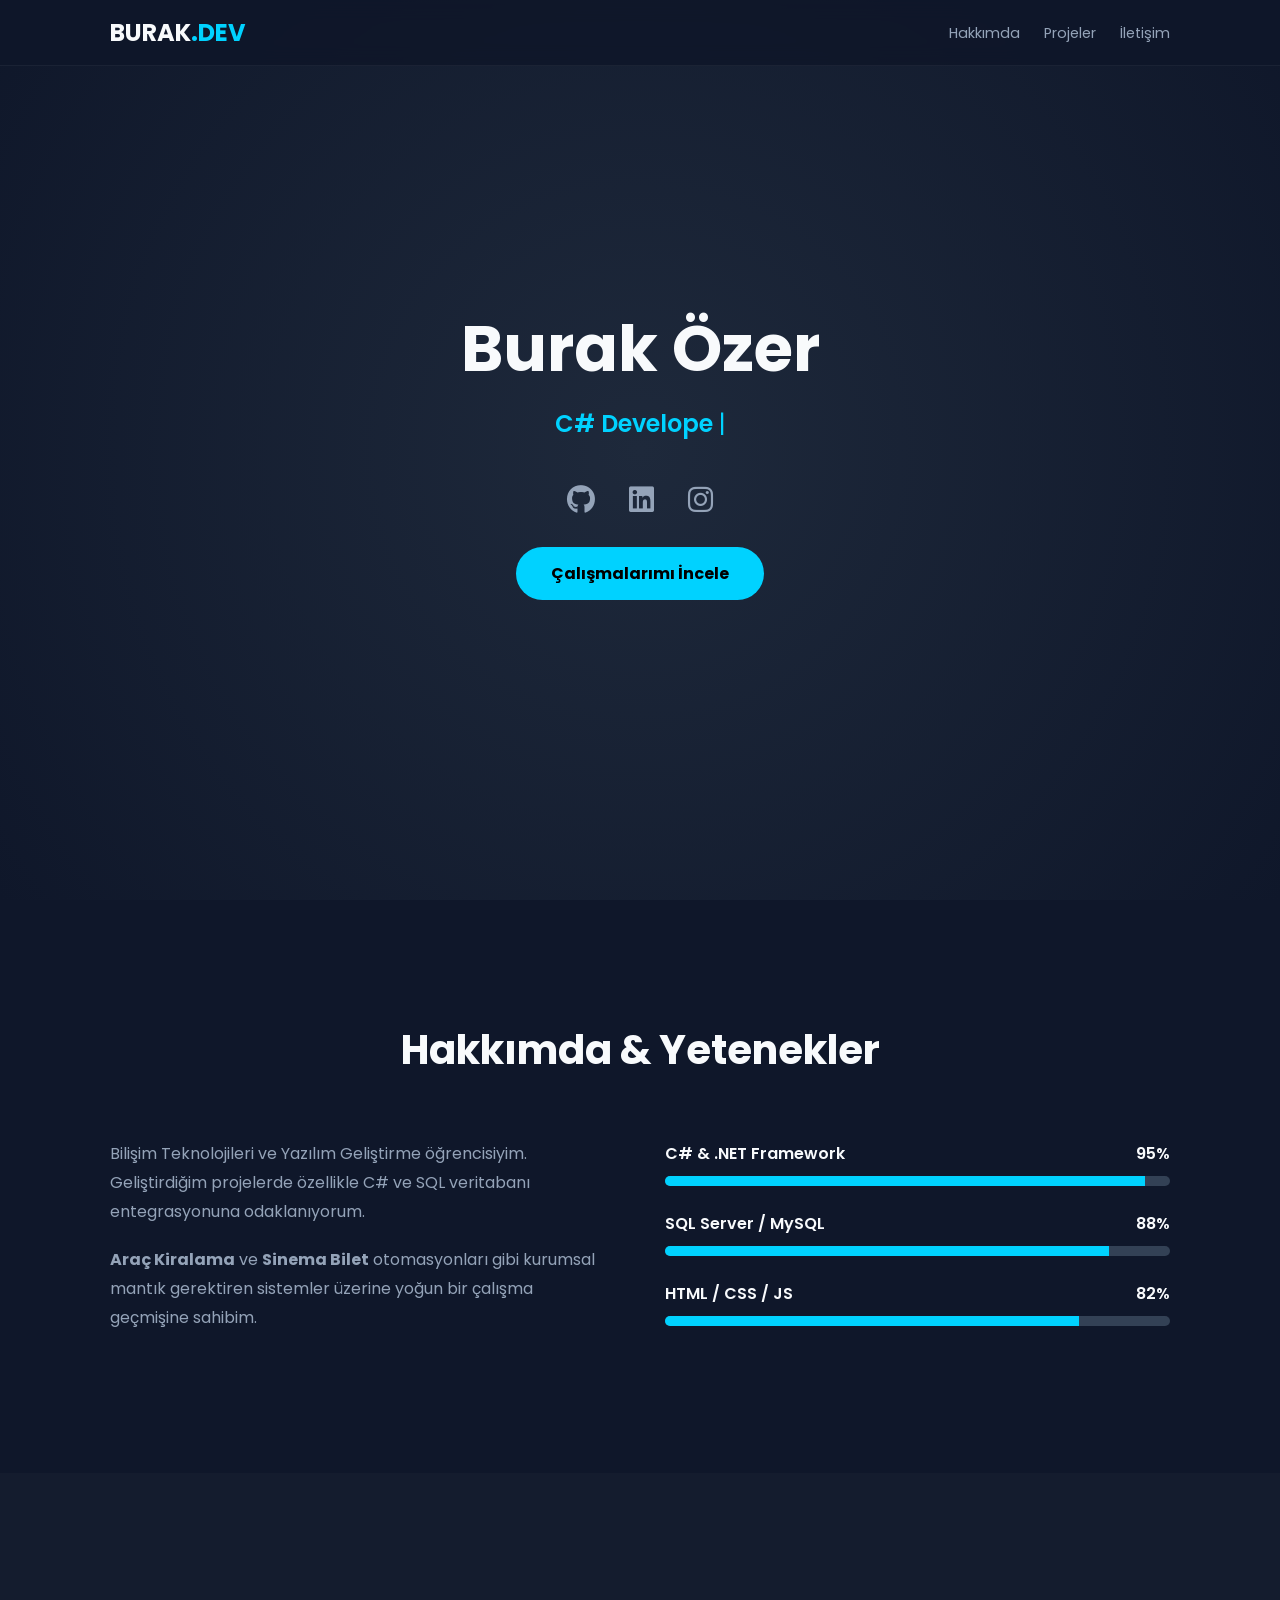
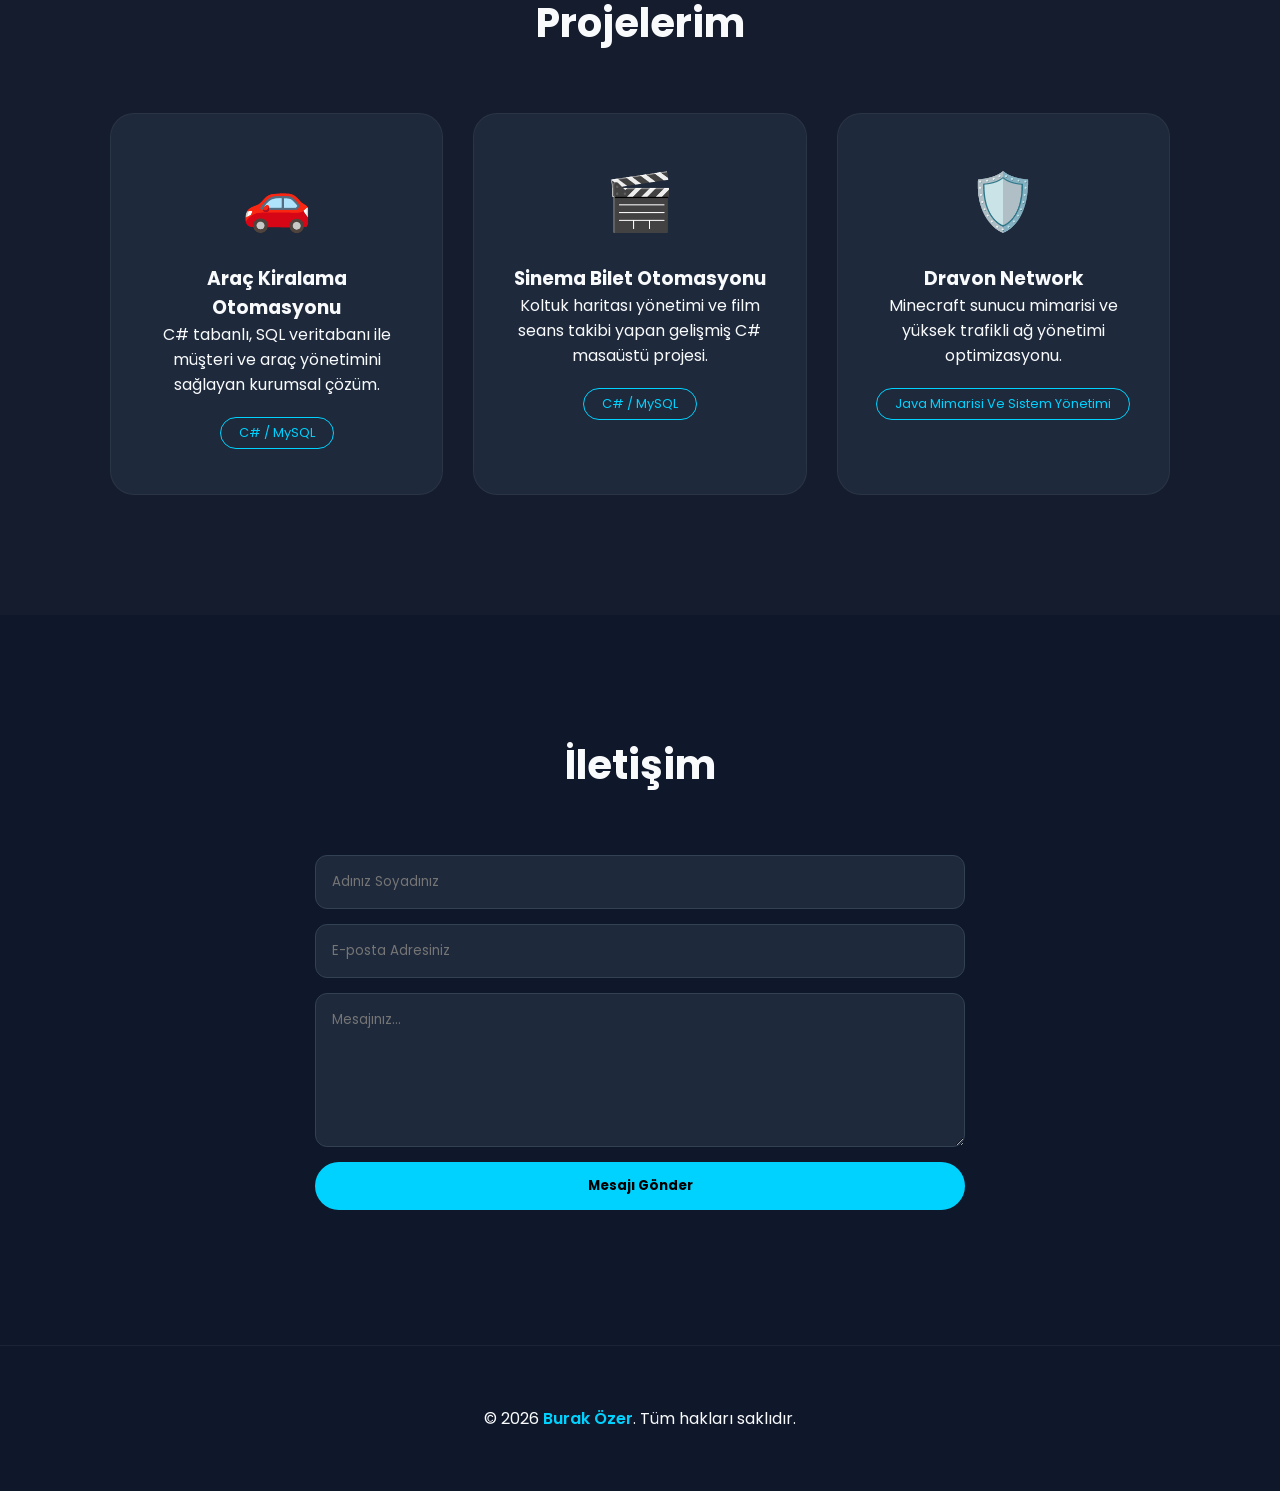
<file: index.html>
<!DOCTYPE html>
<html lang="tr">
<head>
    <meta charset="UTF-8">
    <meta name="viewport" content="width=device-width, initial-scale=1.0">
    <title>Burak Özer | Software Developer</title>
    <link rel="stylesheet" href="style.css">
    <link rel="stylesheet" href="https://cdnjs.cloudflare.com/ajax/libs/font-awesome/6.0.0/css/all.min.css">
    <link href="https://fonts.googleapis.com/css2?family=Poppins:wght@300;400;600;700&display=swap" rel="stylesheet">
</head>
<body>

    <header class="ust-menu">
        <div class="container menu-flex">
            <div class="logo">BURAK<span>.DEV</span></div>
            <nav class="navigasyon">
                <a href="#hakkimda">Hakkımda</a>
                <a href="#projeler">Projeler</a>
                <a href="#iletisim">İletişim</a>
            </nav>
        </div>
    </header>

    <section class="karsilama">
        <div class="karsilama-icerik">
            <h1 class="fade-in">Burak Özer</h1>
            <p class="typing-container">
                <span class="typing-text" data-words='["C# Developer", "Otomasyon Mimarı", "Sinema Sistemleri Geliştiricisi", "Minecraft Network Admin"]'></span>
                <span class="cursor">|</span>
            </p>
            
            <div class="sosyal-medya">
                <a href="https://github.com/Burak-Ozer" target="_blank"><i class="fab fa-github"></i></a>
                <a href="www.linkedin.com/in/burak-özer-bb6966403" target="_blank"><i class="fab fa-linkedin"></i></a>
                <a href="https://www.instagram.com/burak_ozer03_/" target="_blank"><i class="fab fa-instagram"></i></a>
            </div>
            
            <a href="#projeler" class="ana-buton">Çalışmalarımı İncele</a>
        </div>
    </section>

    <section id="hakkimda" class="bolum">
        <div class="container">
            <h2 class="baslik reveal">Hakkımda & Yetenekler</h2>
            <div class="hakkimda-grid">
                <div class="hakkimda-yazi reveal">
                    <p>Bilişim Teknolojileri ve Yazılım Geliştirme öğrencisiyim. Geliştirdiğim projelerde özellikle C# ve SQL veritabanı entegrasyonuna odaklanıyorum.</p>
                    <p><strong>Araç Kiralama</strong> ve <strong>Sinema Bilet</strong> otomasyonları gibi kurumsal mantık gerektiren sistemler üzerine yoğun bir çalışma geçmişine sahibim.</p>
                </div>
                
                <div class="yetenekler reveal">
                    <div class="yetenek">
                        <div class="yetenek-bilgi"><span>C# & .NET Framework</span><span>95%</span></div>
                        <div class="bar"><div class="doluluk" data-width="95%"></div></div>
                    </div>
                    <div class="yetenek">
                        <div class="yetenek-bilgi"><span>SQL Server / MySQL</span><span>88%</span></div>
                        <div class="bar"><div class="doluluk" data-width="88%"></div></div>
                    </div>
                    <div class="yetenek">
                        <div class="yetenek-bilgi"><span>HTML / CSS / JS</span><span>82%</span></div>
                        <div class="bar"><div class="doluluk" data-width="82%"></div></div>
                    </div>
                </div>
            </div>
        </div>
    </section>

    <section id="projeler" class="bolum gri-ton">
        <div class="container">
            <h2 class="baslik reveal">Projelerim</h2>
            <div class="proje-grid">
                
                <div class="proje-kart reveal">
                    <div class="proje-ikon">🚗</div>
                    <h3>Araç Kiralama Otomasyonu</h3>
                    <p>C# tabanlı, SQL veritabanı ile müşteri ve araç yönetimini sağlayan kurumsal çözüm.</p>
                    <div class="etiket">C# / MySQL</div>
                </div>

                <div class="proje-kart reveal">
                    <div class="proje-ikon">🎬</div>
                    <h3>Sinema Bilet Otomasyonu</h3>
                    <p>Koltuk haritası yönetimi ve film seans takibi yapan gelişmiş C# masaüstü projesi.</p>
                    <div class="etiket">C# / MySQL</div>
                </div>

                <div class="proje-kart reveal">
                    <div class="proje-ikon">🛡️</div>
                    <h3>Dravon Network</h3>
                    <p>Minecraft sunucu mimarisi ve yüksek trafikli ağ yönetimi optimizasyonu.</p>
                    <div class="etiket">Java Mimarisi Ve Sistem Yönetimi</div>
                </div>

            </div>
        </div>
    </section>

    <section id="iletisim" class="bolum">
        <div class="container">
            <h2 class="baslik reveal">İletişim</h2>
            <div class="iletisim-kapsayici">
                <form id="my-form" action="https://formspree.io/f/xqewpywz" method="POST" class="iletisim-formu reveal">
                    <input type="text" name="name" placeholder="Adınız Soyadınız" required>
                    <input type="email" name="email" placeholder="E-posta Adresiniz" required>
                    <textarea name="message" placeholder="Mesajınız..." rows="6" required></textarea>
                    <button type="submit" id="submit-btn" class="ana-buton">Mesajı Gönder</button>
                    <p id="status"></p>
                </form>
            </div>
        </div>
    </section>

    <footer class="footer">
        <div class="container">
            <p>&copy; 2026 <span>Burak Özer</span>. Tüm hakları saklıdır.</p>
        </div>
    </footer>

    <script src="script.js"></script>
</body>
</html>
</file>
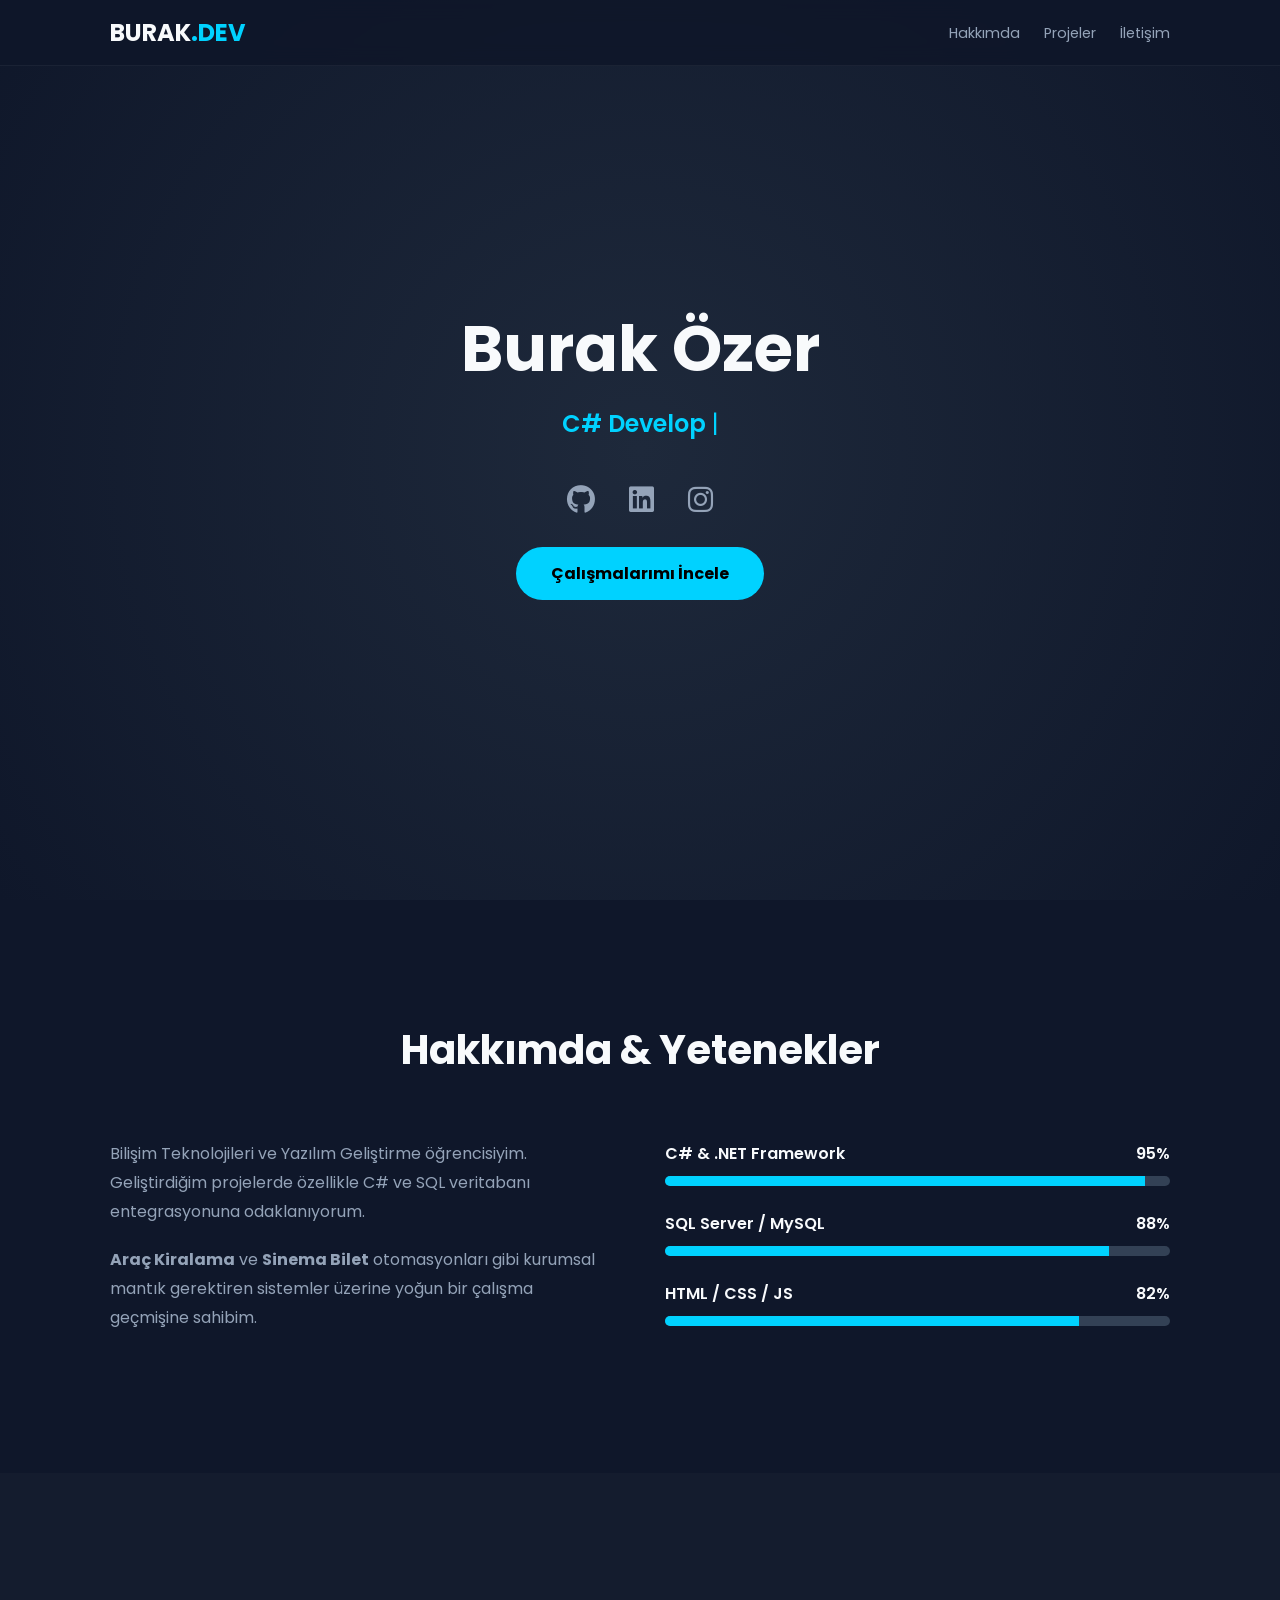
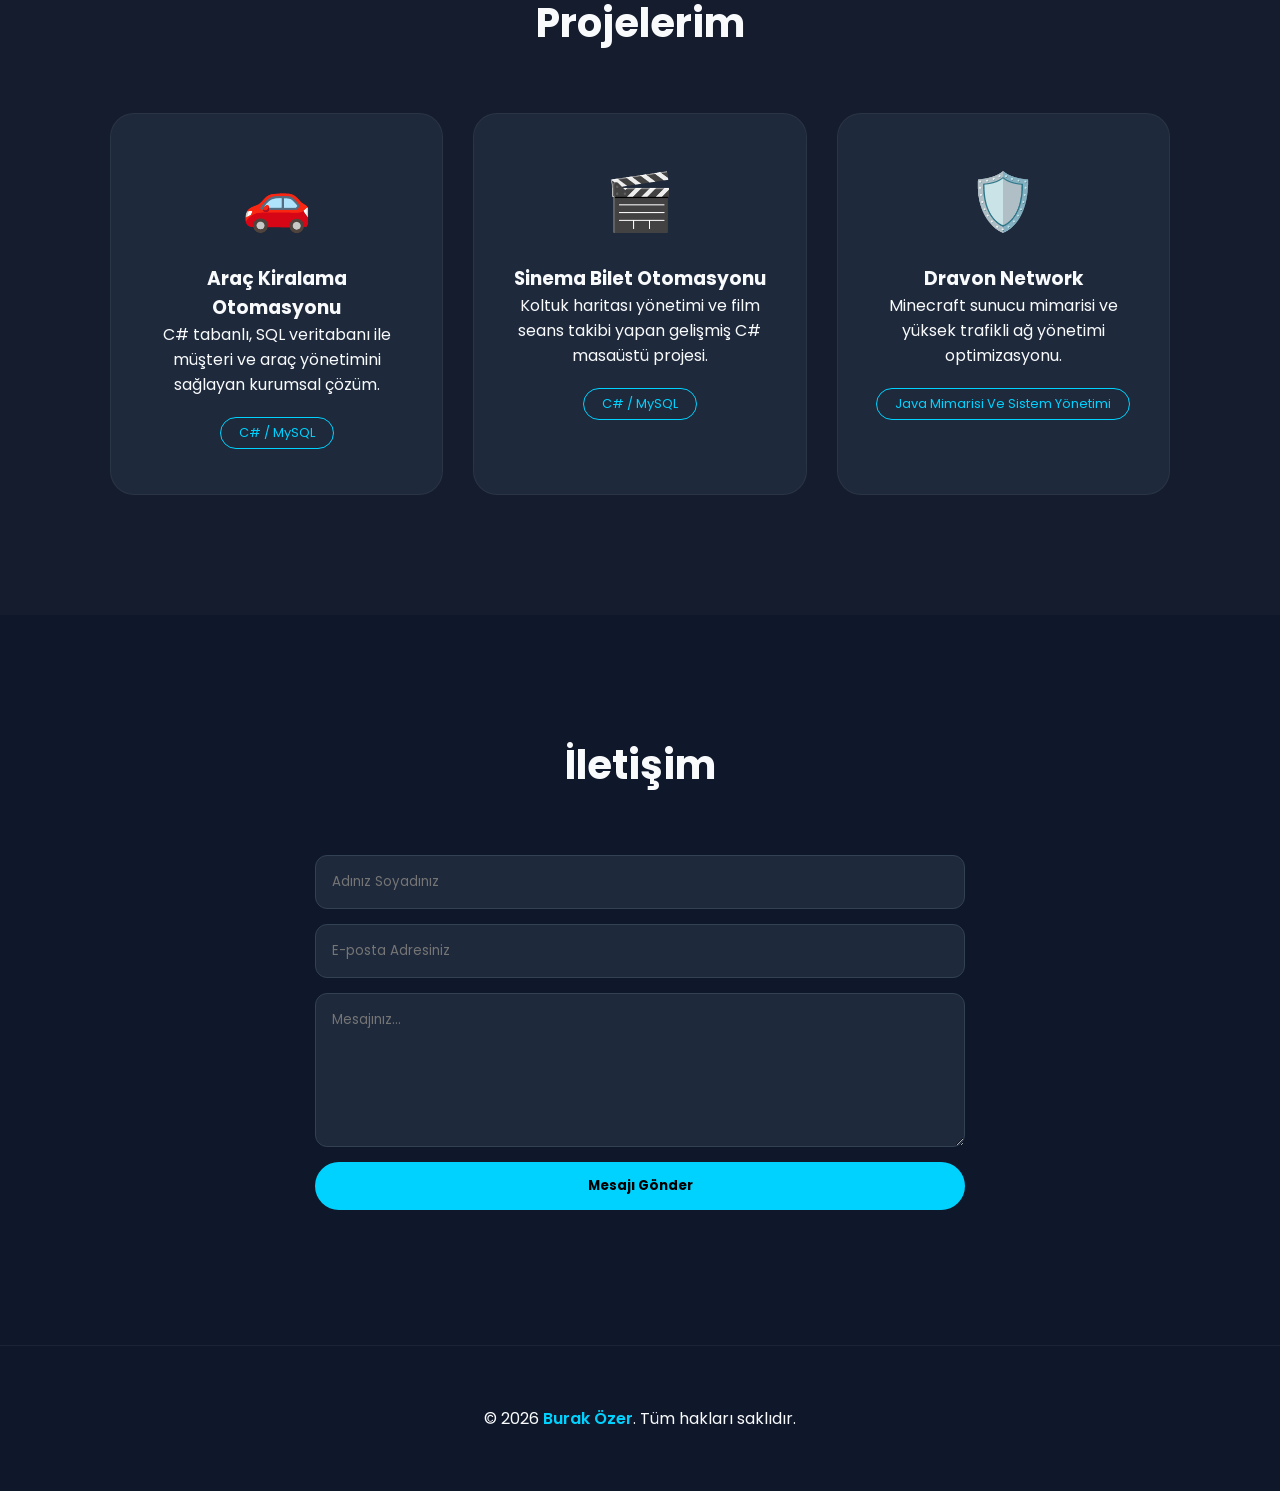
<file: main.html>
<!DOCTYPE html>
<html lang="tr">
<head>
    <meta charset="UTF-8">
    <meta name="viewport" content="width=device-width, initial-scale=1.0">
    <title>Burak Özer | Software Developer</title>
    <link rel="stylesheet" href="style.css">
    <link rel="stylesheet" href="https://cdnjs.cloudflare.com/ajax/libs/font-awesome/6.0.0/css/all.min.css">
    <link href="https://fonts.googleapis.com/css2?family=Poppins:wght@300;400;600;700&display=swap" rel="stylesheet">
</head>
<body>

    <header class="ust-menu">
        <div class="container menu-flex">
            <div class="logo">BURAK<span>.DEV</span></div>
            <nav class="navigasyon">
                <a href="#hakkimda">Hakkımda</a>
                <a href="#projeler">Projeler</a>
                <a href="#iletisim">İletişim</a>
            </nav>
        </div>
    </header>

    <section class="karsilama">
        <div class="karsilama-icerik">
            <h1 class="fade-in">Burak Özer</h1>
            <p class="typing-container">
                <span class="typing-text" data-words='["C# Developer", "Otomasyon Mimarı", "Sinema Sistemleri Geliştiricisi", "Minecraft Network Admin"]'></span>
                <span class="cursor">|</span>
            </p>
            
            <div class="sosyal-medya">
                <a href="https://github.com/Burak-Ozer" target="_blank"><i class="fab fa-github"></i></a>
                <a href="www.linkedin.com/in/burak-özer-bb6966403" target="_blank"><i class="fab fa-linkedin"></i></a>
                <a href="https://www.instagram.com/burak_ozer03_/" target="_blank"><i class="fab fa-instagram"></i></a>
            </div>
            
            <a href="#projeler" class="ana-buton">Çalışmalarımı İncele</a>
        </div>
    </section>

    <section id="hakkimda" class="bolum">
        <div class="container">
            <h2 class="baslik reveal">Hakkımda & Yetenekler</h2>
            <div class="hakkimda-grid">
                <div class="hakkimda-yazi reveal">
                    <p>Bilişim Teknolojileri ve Yazılım Geliştirme öğrencisiyim. Geliştirdiğim projelerde özellikle C# ve SQL veritabanı entegrasyonuna odaklanıyorum.</p>
                    <p><strong>Araç Kiralama</strong> ve <strong>Sinema Bilet</strong> otomasyonları gibi kurumsal mantık gerektiren sistemler üzerine yoğun bir çalışma geçmişine sahibim.</p>
                </div>
                
                <div class="yetenekler reveal">
                    <div class="yetenek">
                        <div class="yetenek-bilgi"><span>C# & .NET Framework</span><span>95%</span></div>
                        <div class="bar"><div class="doluluk" data-width="95%"></div></div>
                    </div>
                    <div class="yetenek">
                        <div class="yetenek-bilgi"><span>SQL Server / MySQL</span><span>88%</span></div>
                        <div class="bar"><div class="doluluk" data-width="88%"></div></div>
                    </div>
                    <div class="yetenek">
                        <div class="yetenek-bilgi"><span>HTML / CSS / JS</span><span>82%</span></div>
                        <div class="bar"><div class="doluluk" data-width="82%"></div></div>
                    </div>
                </div>
            </div>
        </div>
    </section>

    <section id="projeler" class="bolum gri-ton">
        <div class="container">
            <h2 class="baslik reveal">Projelerim</h2>
            <div class="proje-grid">
                
                <div class="proje-kart reveal">
                    <div class="proje-ikon">🚗</div>
                    <h3>Araç Kiralama Otomasyonu</h3>
                    <p>C# tabanlı, SQL veritabanı ile müşteri ve araç yönetimini sağlayan kurumsal çözüm.</p>
                    <div class="etiket">C# / MySQL</div>
                </div>

                <div class="proje-kart reveal">
                    <div class="proje-ikon">🎬</div>
                    <h3>Sinema Bilet Otomasyonu</h3>
                    <p>Koltuk haritası yönetimi ve film seans takibi yapan gelişmiş C# masaüstü projesi.</p>
                    <div class="etiket">C# / MySQL</div>
                </div>

                <div class="proje-kart reveal">
                    <div class="proje-ikon">🛡️</div>
                    <h3>Dravon Network</h3>
                    <p>Minecraft sunucu mimarisi ve yüksek trafikli ağ yönetimi optimizasyonu.</p>
                    <div class="etiket">Java Mimarisi Ve Sistem Yönetimi</div>
                </div>

            </div>
        </div>
    </section>

    <section id="iletisim" class="bolum">
        <div class="container">
            <h2 class="baslik reveal">İletişim</h2>
            <div class="iletisim-kapsayici">
                <form id="my-form" action="https://formspree.io/f/xqewpywz" method="POST" class="iletisim-formu reveal">
                    <input type="text" name="name" placeholder="Adınız Soyadınız" required>
                    <input type="email" name="email" placeholder="E-posta Adresiniz" required>
                    <textarea name="message" placeholder="Mesajınız..." rows="6" required></textarea>
                    <button type="submit" id="submit-btn" class="ana-buton">Mesajı Gönder</button>
                    <p id="status"></p>
                </form>
            </div>
        </div>
    </section>

    <footer class="footer">
        <div class="container">
            <p>&copy; 2026 <span>Burak Özer</span>. Tüm hakları saklıdır.</p>
        </div>
    </footer>

    <script src="script.js"></script>
</body>
</html>
</file>
<file: style.css>
:root {
    --ana: #00d2ff;
    --arka-plan: #0f172a;
    --kart: #1e293b;
    --yazi: #f8fafc;
    --gri: #94a3b8;
}

* { margin: 0; padding: 0; box-sizing: border-box; font-family: 'Poppins', sans-serif; }
body { background: var(--arka-plan); color: var(--yazi); scroll-behavior: smooth; overflow-x: hidden; }
.container { max-width: 1100px; margin: auto; padding: 0 20px; }

/* Menü */
.ust-menu {
    position: fixed; width: 100%; top: 0; padding: 15px 0;
    background: rgba(15, 23, 42, 0.9); backdrop-filter: blur(10px); z-index: 1000;
    border-bottom: 1px solid rgba(255,255,255,0.05);
}
.menu-flex { display: flex; justify-content: space-between; align-items: center; }
.logo { font-weight: 700; font-size: 1.5rem; }
.logo span { color: var(--ana); }
.navigasyon a { color: var(--gri); text-decoration: none; margin-left: 20px; font-size: 0.9rem; transition: 0.3s; }
.navigasyon a:hover { color: var(--ana); }

/* Hero */
.karsilama {
    height: 100vh; display: flex; flex-direction: column; justify-content: center;
    align-items: center; text-align: center;
    background: radial-gradient(circle at center, #1e293b 0%, #0f172a 100%);
}
h1 { font-size: 4rem; margin-bottom: 10px; }
.typing-container { font-size: 1.5rem; height: 3rem; color: var(--gri); }
.typing-text { color: var(--ana); font-weight: 600; }
.cursor { color: var(--ana); animation: blink 0.7s infinite; }
@keyframes blink { 50% { opacity: 0; } }

.sosyal-medya { margin: 25px 0; }
.sosyal-medya a { color: var(--gri); font-size: 1.8rem; margin: 0 15px; transition: 0.3s; }
.sosyal-medya a:hover { color: var(--ana); transform: translateY(-5px); }

/* Hakkımda & Barlar */
.bolum { padding: 120px 0; }
.baslik { text-align: center; font-size: 2.5rem; margin-bottom: 60px; }
.hakkimda-grid { display: grid; grid-template-columns: 1fr 1fr; gap: 50px; align-items: center; }
.hakkimda-yazi p { margin-bottom: 20px; color: var(--gri); line-height: 1.8; }
.yetenek { margin-bottom: 25px; }
.yetenek-bilgi { display: flex; justify-content: space-between; margin-bottom: 10px; font-weight: 600; }
.bar { background: #334155; height: 10px; border-radius: 20px; overflow: hidden; }
.doluluk { background: var(--ana); height: 100%; width: 0; transition: 2s cubic-bezier(0.1, 0, 0.2, 1); }

/* Projeler */
.gri-ton { background: rgba(255,255,255,0.02); }
.proje-grid { display: grid; grid-template-columns: repeat(auto-fit, minmax(320px, 1fr)); gap: 30px; }
.proje-kart {
    background: var(--kart); padding: 45px 30px; border-radius: 24px;
    border: 1px solid rgba(255,255,255,0.05); transition: 0.4s; text-align: center;
}
.proje-kart:hover { transform: translateY(-12px); border-color: var(--ana); box-shadow: 0 15px 40px rgba(0,0,0,0.4); }
.proje-ikon { font-size: 3.5rem; margin-bottom: 20px; display: block; }
.etiket { display: inline-block; margin-top: 20px; padding: 6px 18px; border: 1px solid var(--ana); color: var(--ana); border-radius: 50px; font-size: 0.8rem; }

/* Form & Footer */
.iletisim-formu { max-width: 650px; margin: auto; display: flex; flex-direction: column; gap: 15px; }
input, textarea { background: var(--kart); border: 1px solid #334155; padding: 16px; border-radius: 12px; color: #fff; outline: none; transition: 0.3s; }
input:focus, textarea:focus { border-color: var(--ana); }
.ana-buton { background: var(--ana); color: #000; padding: 14px 35px; border-radius: 50px; text-decoration: none; font-weight: 700; border: none; cursor: pointer; transition: 0.3s; display: inline-block; }
.ana-buton:hover { box-shadow: 0 0 25px rgba(0, 210, 255, 0.5); transform: translateY(-2px); }

.footer { padding: 60px 0; text-align: center; border-top: 1px solid rgba(255,255,255,0.05); }
.footer span { color: var(--ana); font-weight: 600; }

/* Animasyon */
.reveal { opacity: 0; transform: translateY(40px); transition: 1s ease-out; }
.reveal.active { opacity: 1; transform: translateY(0); }

@media (max-width: 768px) {
    .hakkimda-grid { grid-template-columns: 1fr; }
    h1 { font-size: 2.8rem; }
}
</file>
